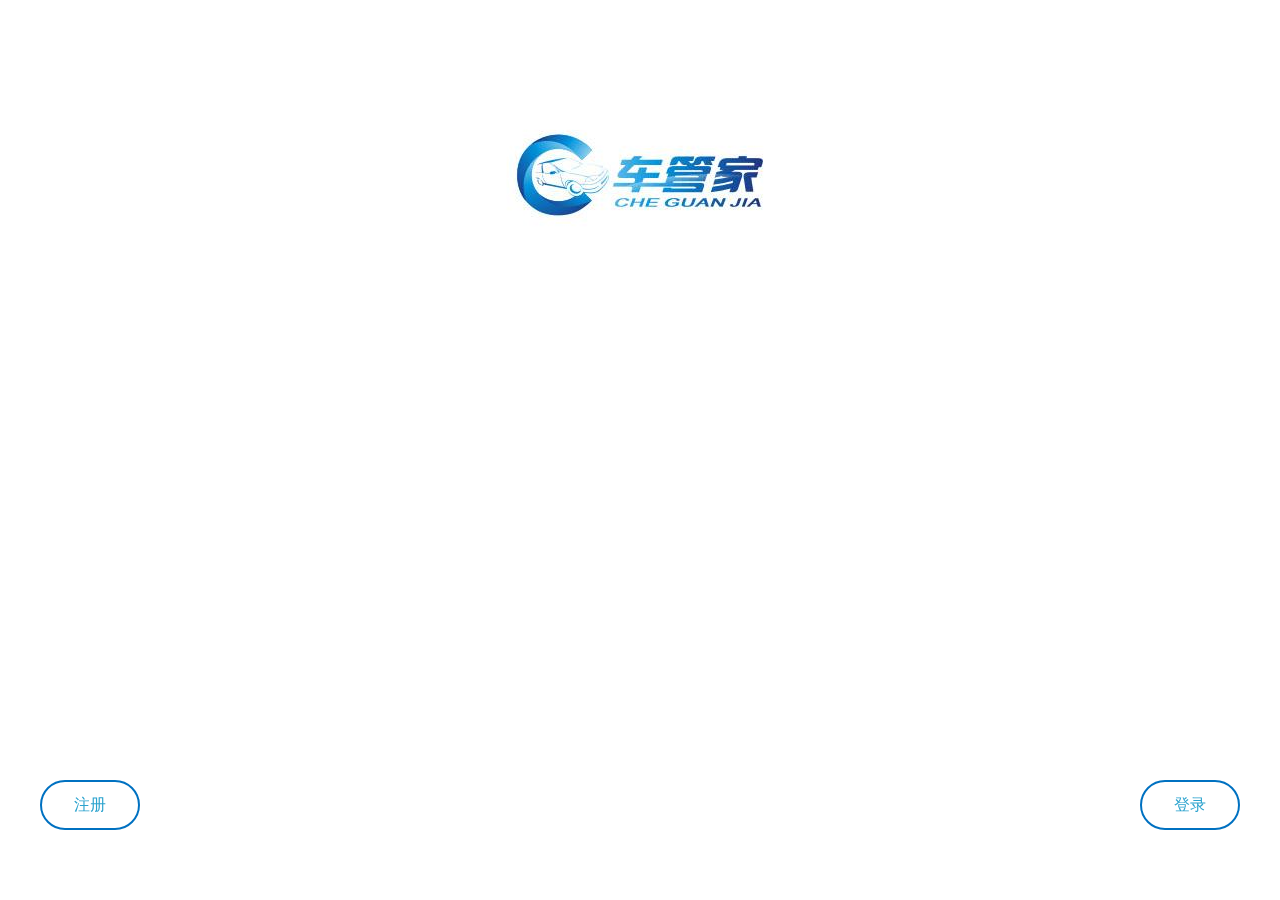
<file: 爱车管家/index.html>
<!DOCTYPE html>
<html>
<head>
    <meta charset="utf-8">
    <meta name="viewport" content="initial-scale=1.0, maximum-scale=1.0, user-scalable=no" />
    <link rel="stylesheet" type="text/css" href="css/index.css"/>
    <title>爱车管家</title>
    <script type="text/javascript">
    	
   		document.addEventListener('plusready', function(){
   			//console.log("所有plus api都应该在此事件发生后调用，否则会出现plus is undefined。"
   			
   		});
   		
    </script>
</head>
<body>
	<div class="header">
	</div>
	<div class="main">
	</div>
	<div class="footer">
		<a href="zhuce.html"><button class="but-l">注册</button></a>
		<a href="wangdian.html"><button class="but-r">登录</button></a>
	</div>
</body>
</html>
</file>
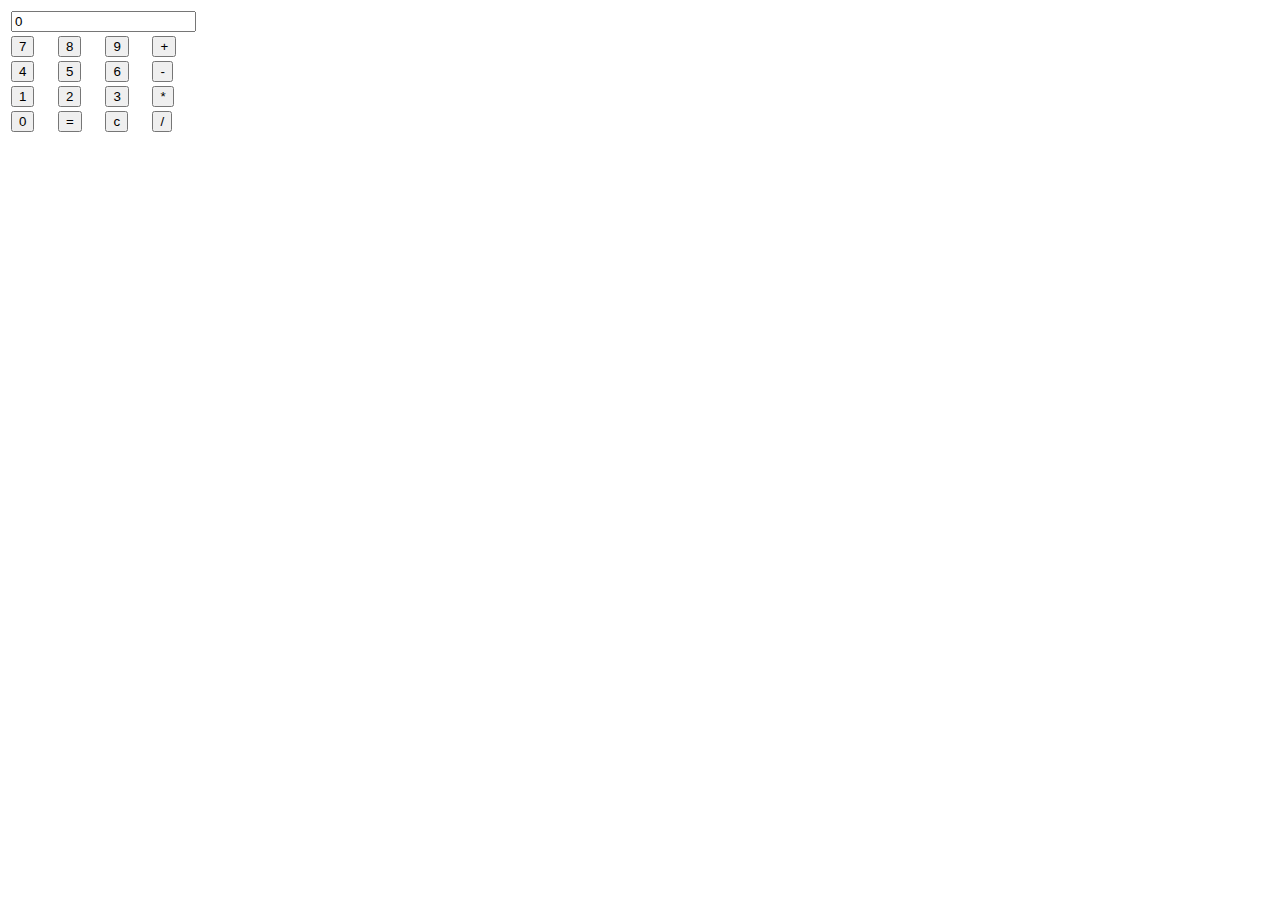
<file: jisuanqi/jqjisuanqi.html>
<!DOCTYPE html> 
<html> 
<head> 
<meta charset="utf8"/> 
<title>Javascript计算器</title> 
</head> 
<body> 
<table> 
<tr> 
<td colspan="4"><input id="show" value="0"/></td> 
</tr> 
<tr> 
<td><button onclick="number(this)" value="7">7</button></td> 
<td><button onclick="number(this)" value="8">8</button></td> 
<td><button onclick="number(this)" value="9">9</button></td> 
<td><button onclick="calsym(this)" value="+">+</button></td> 
</tr> 
<tr> 
<td><button onclick="number(this)" value="4">4</button></td> 
<td><button onclick="number(this)" value="5">5</button></td> 
<td><button onclick="number(this)" value="6">6</button></td> 
<td><button onclick="calsym(this)" value="-">-</button></td> 
</tr> 
<tr> 
<td><button onclick="number(this)" value="1">1</button></td> 
<td><button onclick="number(this)" value="2">2</button></td> 
<td><button onclick="number(this)" value="3">3</button></td> 
<td><button onclick="calsym(this)" value="*">*</button></td> 
</tr> 
<tr> 
<td><button onclick="number(this)" value="0">0</button></td> 
<td><button onclick="calsym(this)" value="=">=</button></td> 
<td><button onclick="clearCal()" value="c">c</button></td> 
<td><button onclick="calsym(this)" value="/">/</button></td> 
</tr> 
</table> 
</body> 
<script type="text/javascript" src="jquery-3.1.1.js"></script> 
<script type="text/javascript" src="jquery-3.1.1.js"></script> 
<script type="text/javascript" > 
var num0 = null; 
var num1 = null; 
var symble = null; 
var lastclick = null; 
var symarr = new Array(); //符号集合 
symarr[0] = '+'; 
symarr[1] = '/'; 
symarr[2] = '*'; 
symarr[3] = '-'; 
symarr[4] = '='; 
function number(n){ 
var numnow = $('#show'); 
var _exist=$.inArray(lastclick,symarr); //判断上次点击是否为符号 
if (numnow.val() == 0 || _exist != -1) {//若显示框为0 或者上次点击为符号，则重新记录显示框 
numnow.val($(n).val()); 
}else{ 
numnow.val(parseInt(numnow.val()) * 10 +parseInt($(n).val())); 
} 
lastclick = $(n).val(); // 更新上次点击 
} 

function calsym(cs){ //符号点击事件响应 
var numnow = $('#show'); 
var _exist=$.inArray(lastclick,symarr); 
if (num0 == null && symble == null) { //初始状态 
num0 = numnow.val(); 
symble = $(cs).val(); 
}else if(num0 != null && num1 == null && _exist !=-1){ // 连续点操作符的处理，及第一次点击操作符处理 
symble = $(cs).val(); 
}else{ //正常计算状态 
num1 = numnow.val(); 
var result = calculate(symble,num0,num1); 
symble = $(cs).val(); //上行及本行：先计算之前的运算符及结果，再更新运算符为本次点击 
num0 = result; 
numnow.val(result); 
num1 = null; 
} 
lastclick = $(cs).val(); // 更新上次点击 
} 

function clearCal(){ //清空函数 
$('#show').val('0'); 
num0 = null; 
num1 = null; 
symble = null; 
lastclick = null; 
} 

function calculate(sym,m,n){ //计算并返回结果 
var res = null; 
m = parseInt(m); 
n = parseInt(n); 
switch(sym){ 
case '+': 
res = m+n; 
break; 
case '-': 
res = m-n; 
break; 
case '*': 
res = m*n; 
break; 
case '/': 
if (n == 0) { 
alert("false"); 
break; 
} 
res = m/n; 
break; 
default: 
break; 
} 
return res; 
} 
</script> 
</html>
</file>
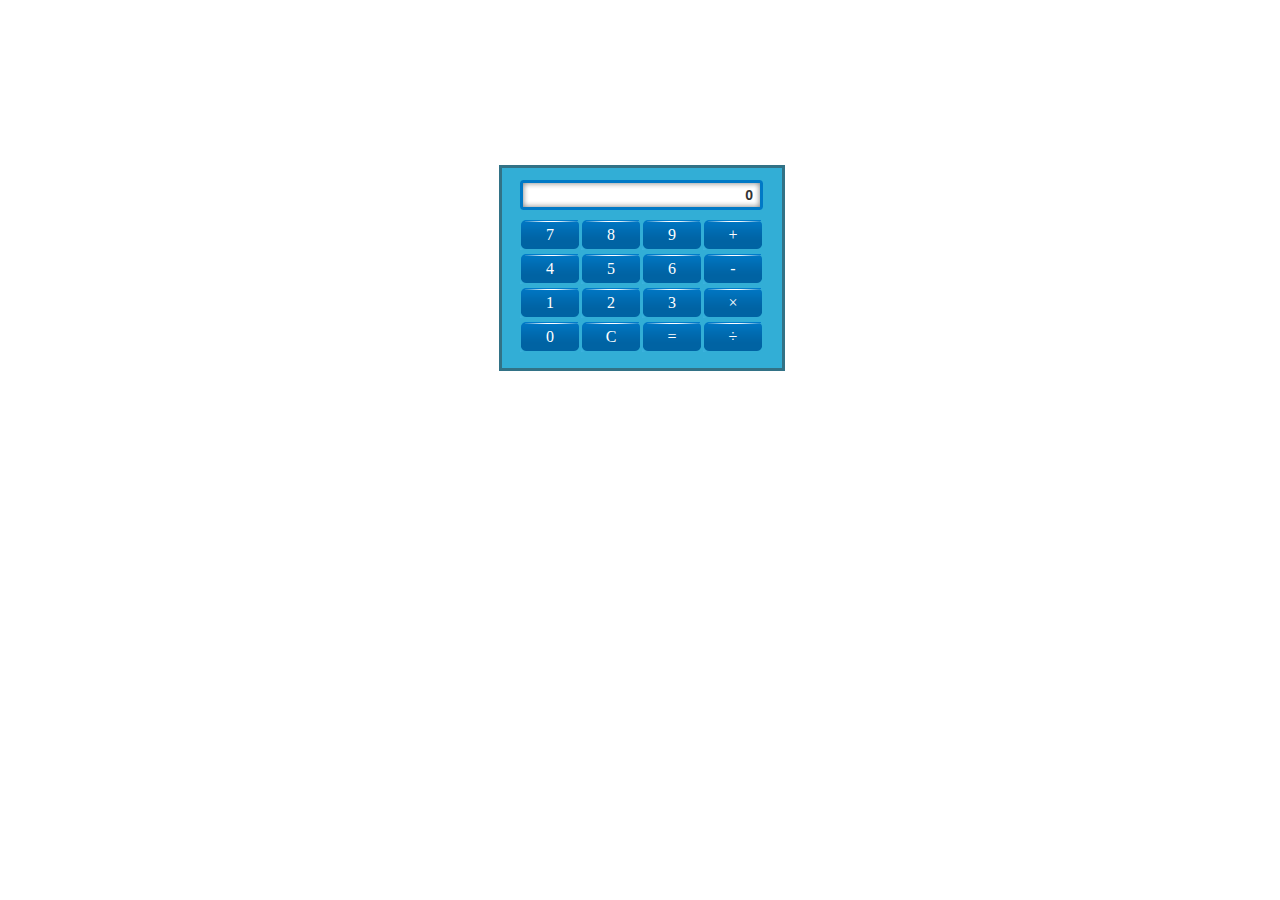
<file: jisuanqi/jsjisuanqi.html>
<!DOCTYPE html PUBLIC "-//W3C//Dli XHTML 1.0 Transitional//EN" "http://www.w3.org/TR/xhtml1/Dli/xhtml1-transitional.dli">
<html xmlns="http://www.w3.org/1999/xhtml">
<head>
<meta http-equiv="Content-Type" content="text/html; charset=utf-8" />
<title>jquery仿windows计算器 </title>
<link rel="stylesheet" type="text/css" href="images/style.css" />
<script type="text/javascript" src="images/script.js"></script>
</head>

<body>

<div id="counter">
	<h2></h2>
	<div id="counter_content">
		<h3><input id="input1" type="text" value="0" /></h3>
		<ul>
			<li>7</li>
			<li>8</li>
			<li>9</li>
			<li>+</li>
			<li>4</li>
			<li>5</li>
			<li>6</li>
			<li>-</li>
			<li>1</li>
			<li>2</li>
			<li>3</li>
			<li>×</li>
			<li>0</li>
			<li>C</li>
			<li>=</li>
			<li>÷</li>
		</ul>
	</div>
	<div id="bg"></div>

</div>
</body>
</html>
</file>
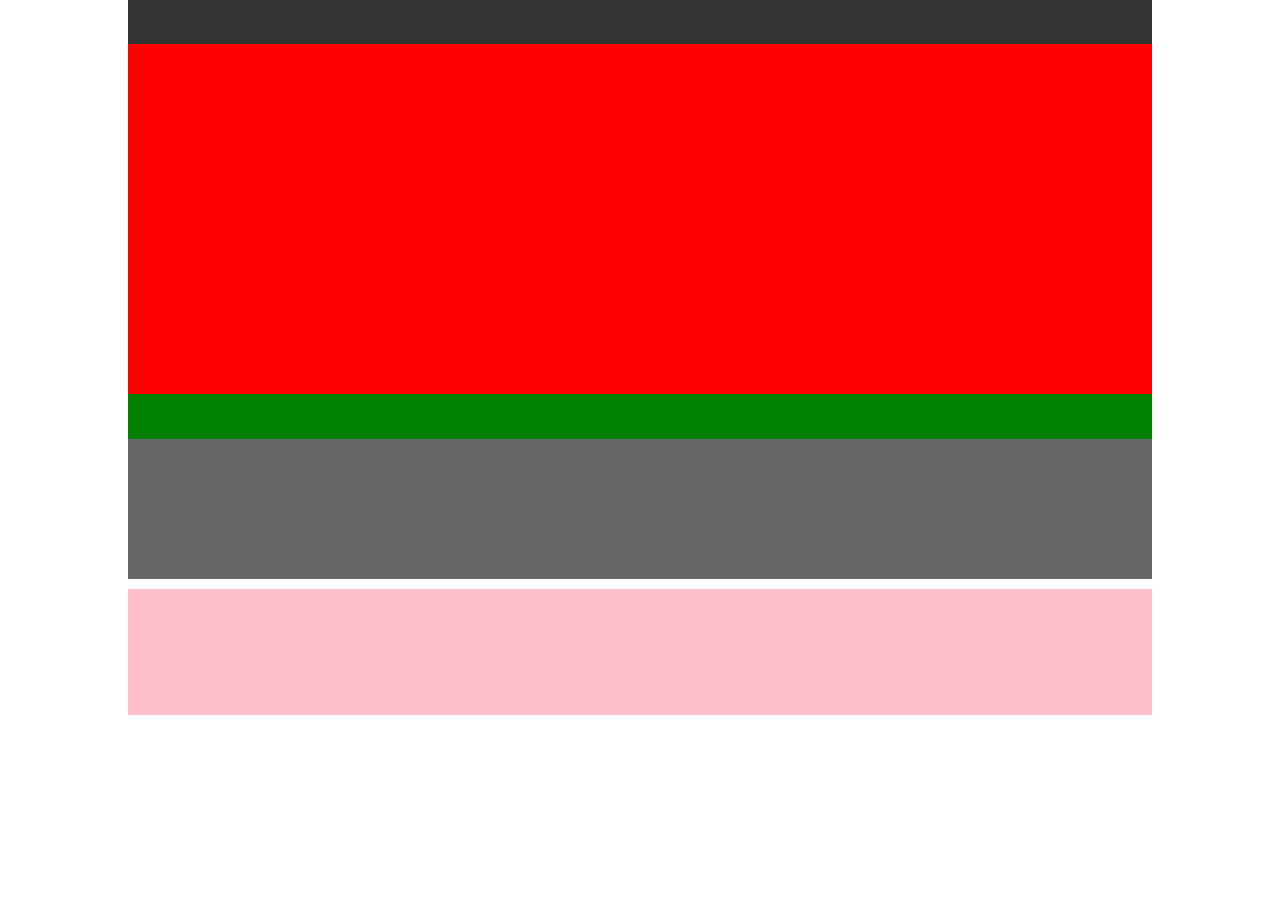
<file: shangcheng/shouye1.html>
<!DOCTYPE html>
<html>
	<head>
		<meta charset="utf-8" />
		<link rel="stylesheet" type="text/css" href="css/shouye.css"/>
		<title>商城首页</title>
	</head>
	<body>
		<div class="top">
			
		</div>
		<div class="lun">
			
		</div>
		<div class="dian">
			
		</div>
		<div class="tu">
			
		</div>
		<div class="logo">
			
		</div>
	</body>
</html>
</file>
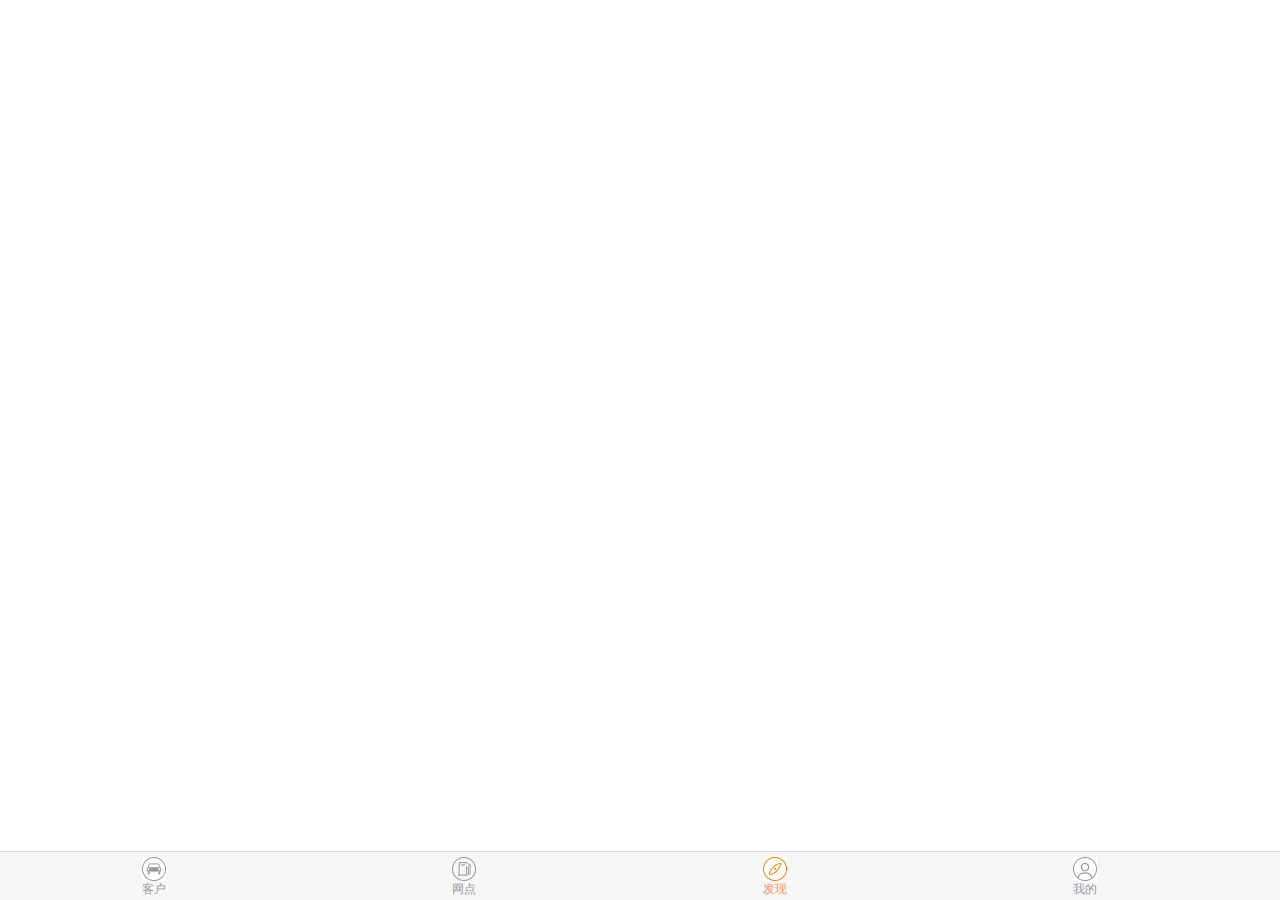
<file: 爱车管家/faxian.html>
<!DOCTYPE html>
<html>
<head>
    <meta charset="utf-8">
    <meta name="viewport" content="initial-scale=1.0, maximum-scale=1.0, user-scalable=no" />
    <link rel="stylesheet" type="text/css" href="./css/faxian.css"/>
    <title>发现</title>
    <script type="text/javascript">
    	
   		document.addEventListener('plusready', function(){
   			//console.log("所有plus api都应该在此事件发生后调用，否则会出现plus is undefined。"
   			
   		});
   		
    </script>
</head>
<body>
	<div class="header">
		
	</div>
	<div class="main">
	</div>
	<div class="footer">
			<a href="kehu.html" class="a1">客户</a>
			<a href="wangdian.html" class="a2">网点</a>
			<a href="" class="a3">发现</a>
			<a href="wode.html" class="a4">我的</a>
		</div>
</body>
</html>
</file>
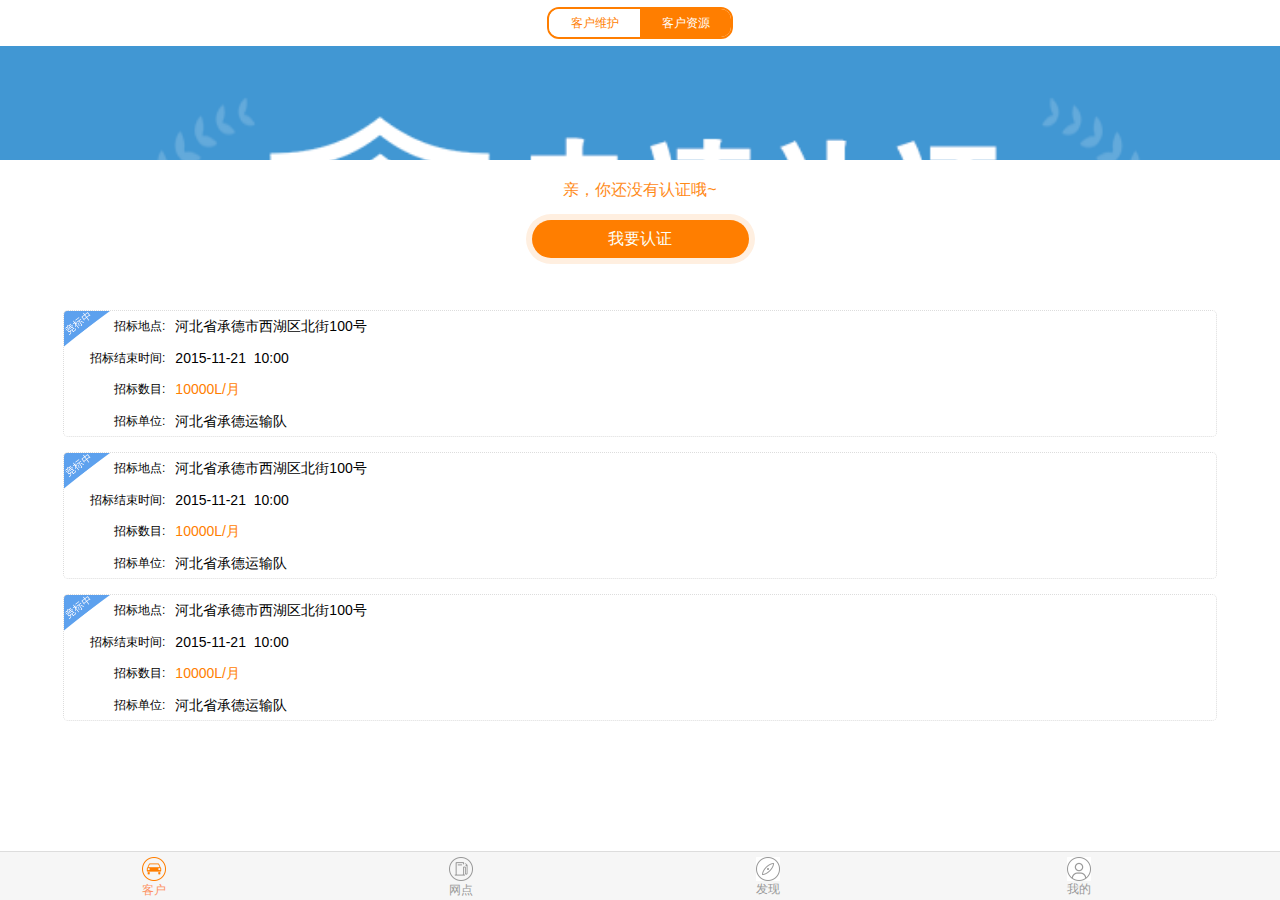
<file: 爱车管家/kehu.html>
<!DOCTYPE html>
<html>
<head>
    <meta charset="utf-8">
    <meta name="viewport" content="initial-scale=1.0, maximum-scale=1.0, user-scalable=no" />
    <link rel="stylesheet" type="text/css" href="css/kehu.css"/>
    <title>客户</title>
    <script type="text/javascript">
    	
   		document.addEventListener('plusready', function(){
   			//console.log("所有plus api都应该在此事件发生后调用，否则会出现plus is undefined。"
   			
   		});
   		
    </script>
</head>
<body>
	<div class="header">
		<div class="header-1">
			<a href="" class="a1">客户维护</a>
			<a href="" class="a2">客户资源</a>
		</div>
	</div>
	<div class="main">
		<div class="main-1">
			
		</div>
		<div class="main-2">
			<a href="">亲，你还没有认证哦~</a>
		</div>
		<div class="main-3">
			<a href="index.html">我要认证</a>
		</div>
		<div class="main-4">
			<div class="main-4-1">
				<div class="main-4-1-1">
				<h2>招标地点:</h2>
				<a href="">河北省承德市西湖区北街100号</a>
				</div>
				<div class="main-4-1-2">
				<h2>招标结束时间:</h2>
				<a href="">2015-11-21&nbsp;&nbsp;10:00</a>
				</div>
				<div class="main-4-1-3">
				<h2>招标数目:</h2>
				<a href="">10000L/月</a>
				</div>
				<div class="main-4-1-1">
				<h2>招标单位:</h2>
				<a href="">河北省承德运输队</a>
				</div>
			</div>
		</div>
		<div class="main-4">
			<div class="main-4-1">
				<div class="main-4-1-1">
				<h2>招标地点:</h2>
				<a href="">河北省承德市西湖区北街100号</a>
				</div>
				<div class="main-4-1-2">
				<h2>招标结束时间:</h2>
				<a href="">2015-11-21&nbsp;&nbsp;10:00</a>
				</div>
				<div class="main-4-1-3">
				<h2>招标数目:</h2>
				<a href="">10000L/月</a>
				</div>
				<div class="main-4-1-1">
				<h2>招标单位:</h2>
				<a href="">河北省承德运输队</a>
				</div>
			</div>
		</div>
		<div class="main-5">
			<div class="main-4-1">
				<div class="main-4-1-1">
				<h2>招标地点:</h2>
				<a href="">河北省承德市西湖区北街100号</a>
				</div>
				<div class="main-4-1-2">
				<h2>招标结束时间:</h2>
				<a href="">2015-11-21&nbsp;&nbsp;10:00</a>
				</div>
				<div class="main-4-1-3">
				<h2>招标数目:</h2>
				<a href="">10000L/月</a>
				</div>
				<div class="main-4-1-1">
				<h2>招标单位:</h2>
				<a href="">河北省承德运输队</a>
				</div>
			</div>
			
		</div>
	</div>
	<div class="footer">
		<div class="footer">
			<a href="" class="a1">客户</a>
			<a href="wangdian.html" class="a2">网点</a>
			<a href="faxian.html" class="a3">发现</a>
			<a href="wode.html" class="a4">我的</a>
		</div>
	</div>
</body>
</html>
</file>
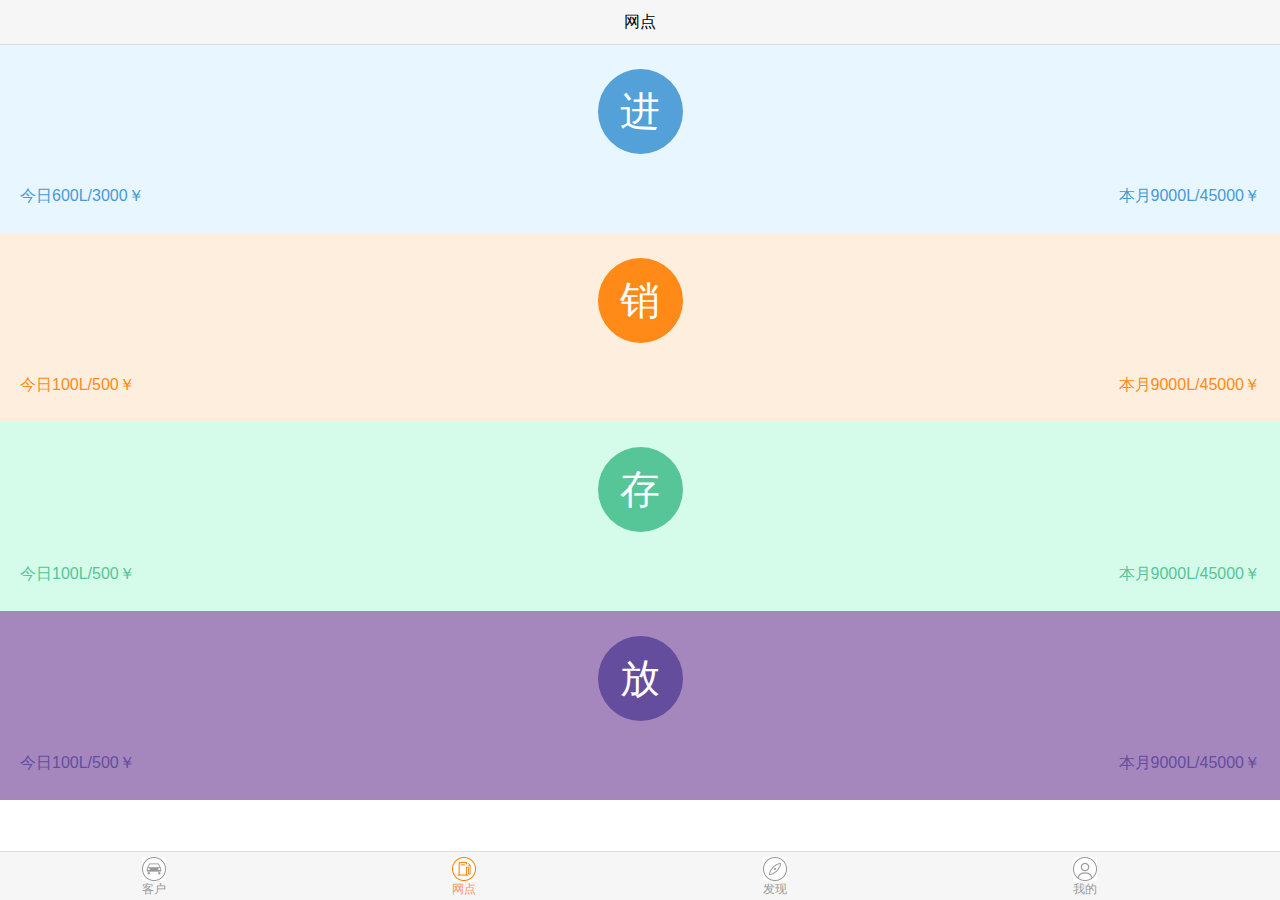
<file: 爱车管家/wangdian.html>
<!DOCTYPE html>
<html>
<head>
    <meta charset="utf-8">
    <meta name="viewport" content="initial-scale=1.0, maximum-scale=1.0, user-scalable=no" />
    <link rel="stylesheet" type="text/css" href="css/wangdian.css"/>
    <title>网点</title>
    <script type="text/javascript">
    	
   		document.addEventListener('plusready', function(){
   			//console.log("所有plus api都应该在此事件发生后调用，否则会出现plus is undefined。"
   			
   		});
   		
    </script>
</head>
	<body>
		<div class="header">
			<a href="">网点</a>
		</div>
		<div class="main">
			
		
		<div class="jin">
			<div class="jin-1">
				<a href="">进</a>
			</div>
			<div class="jin-2">
				<span class="sp1">今日600L/3000￥</span>
				<span class="sp2">本月9000L/45000￥</span>
			</div>
		</div>
		
		<div class="xiao">
			<div class="xiao-1">
				<a href="">销</a>
			</div>
			<div class="xiao-2">
				<span class="sp3">今日100L/500￥</span>
				<span class="sp4">本月9000L/45000￥</span>
			</div>
		</div>
			<div class="cun">
			<div class="cun-1">
				<a href="">存</a>
			</div>
			<div class="cun-2">
				<span class="sp5">今日100L/500￥</span>
				<span class="sp6">本月9000L/45000￥</span>
			</div>
		</div>
			<div class="fang">
			<div class="fang-1">
				<a href="">放</a>
			</div>
			<div class="fang-2">
				<span class="sp7">今日100L/500￥</span>
				<span class="sp8">本月9000L/45000￥</span>
			</div>
		</div>
		</div>
		<div class="footer">
			<a href="kehu.html" class="a1">客户</a>
			<a href="" class="a2">网点</a>
			<a href="faxian.html" class="a3">发现</a>
			<a href="wode.html" class="a4">我的</a>
		</div>
	</body>
</html>
</file>
<file: jisuanqi/images/style.css>
* { padding: 0; margin: 0; }
li { list-style: none; }
body { background:#FFFFFF; }

#counter {width: 500px; height: 420px; margin: 50px auto 0; position: relative; }
#counter h2 { line-height: 42px; padding-left: 15px; font-size: 14px; font-family: arial; color:#FFF; }
#counter a {font-weight: normal; text-decoration: none; color:#FFF; }
#counter a:hover {text-decoration: underline; }
#bg { width: 280px; height: 200px; border: 3px solid #004f69; background: #009acd; filter: alpha(opacity=80); opacity: 0.8; position: absolute; left: 50%; top: 115px; margin-left:-141px;}
#counter_content { width: 250px; position: absolute; top: 130px; left: 130px; z-index: 1; }
#counter_content h3 { margin-bottom: 10px; }
#counter_content h3 input { border: none; width: 223px; height: 30px; line-height: 30px; padding: 0 10px; background: url(ico.png) no-repeat; text-align: right; color: #333; font-size: 14px; font-weight: bold; }
#counter_content ul { width: 250px; }
#counter_content li { width: 60px; height: 30px; line-height: 30px; float: left; background: url(ico.png) no-repeat -303px 0; text-align: center; color: #fff; cursor: pointer; margin: 0 1px 4px 0; }
#counter_content .active { background: url(ico.png) no-repeat -244px 0; }
#counter p { width: 500px; position: absolute; bottom: 20px; left: 0; color: #FFF; text-align: center; font-size: 12px; }
</file>
<file: 爱车管家/css/index.css>
@import "reset.css";
@charset "utf-8";
.full {
  width: 100%;
  height: 100%;
  overflow: hidden;
}
html,
body,
.header {
  width: 100%;
  height: 5rem;
  background: none;
}
.main {
  width: 100%;
  height: 250px;
  background: none;
  background: url(../img/1-1.jpg) no-repeat center;
}
.footer {
  width: 100%;
  height: 12rem;
  background: none;
  position: fixed;
  bottom: 0;
}
.but-l {
  width: 100px;
  height: 50px;
  background: #ffffff;
  border: 2px solid #0071c1;
  border-radius: 25px;
  float: left;
  margin-left: 40px;
  color: #2ca3ce;
  font-size: 16px;
  outline: none;
}
.but-r {
  width: 100px;
  height: 50px;
  background: #ffffff;
  border: 2px solid #0071c1;
  float: right;
  border-radius: 25px;
  margin-right: 40px;
  color: #2ca3ce;
  font-size: 16px;
  outline: none;
}
</file>
<file: shangcheng/css/shouye.css>
@import "reset.css";
.top {
  width: 1024px;
  height: 44px;
  background: #323333;
  margin: 0 auto;
}
.lun {
  width: 1024px;
  height: 350px;
  background: #ff0000;
  margin: 0 auto;
}
.dian {
  width: 1024px;
  height: 45px;
  background: #008000;
  margin: 0 auto;
}
.tu {
  width: 1024px;
  height: 140px;
  background: #666666;
  margin: 0 auto;
}
.logo {
  width: 1024px;
  height: 126px;
  background: #ffc0cb;
  margin: 0 auto;
  margin-top: 10px;
}
</file>
<file: 爱车管家/css/faxian.css>
@import "reset.css";
@charset "utf-8";
.full {
  width: 100%;
  height: 100%;
  overflow: hidden;
}
.footer {
  width: 100%;
  height: 4.85rem;
  background: #f6f6f6;
  border-top: 1px solid #DDDDDD;
  position: fixed;
  bottom: 0;
  left: 0;
  right: 0;
}
.footer .a1 {
  background: url(../img/wang-4.jpg) no-repeat center 5px;
  background-size: 24px auto;
  width: 24%;
  height: 4.85rem;
  background: null;
  display: inline-block;
  text-align: center;
  padding-top: 28px;
  color: #999999;
}
.footer .a2 {
  background: url(../img/kehu-1.png) no-repeat center 5px;
  background-size: 24px auto;
  width: 24%;
  height: 4.85rem;
  background: null;
  display: inline-block;
  text-align: center;
  padding-top: 28px;
  color: #999999;
}
.footer .a3 {
  background: url(../img/faxian-1.jpg) no-repeat center 5px;
  background-size: 24px auto;
  width: 24%;
  height: 4.85rem;
  background: null;
  display: inline-block;
  text-align: center;
  padding-top: 28px;
  color: #fd9263;
}
.footer .a4 {
  background: url(../img/wang-2.jpg) no-repeat center 5px;
  background-size: 24px auto;
  width: 24%;
  height: 4.85rem;
  background: null;
  display: inline-block;
  text-align: center;
  padding-top: 28px;
  color: #999999;
}
</file>
<file: 爱车管家/css/kehu.css>
@import "reset.css";
@charset "utf-8";
.full {
  width: 100%;
  height: 100%;
  overflow: hidden;
}
html {
  overflow: hidden;
}
body {
  overflow-y: auto;
}
body::-webkit-scrollbar {
  width: 0;
}
.header {
  width: 100%;
  height: auto;
  background: #ffffff;
  padding-top: 7px;
  padding-bottom: 7px;
  position: fixed;
  left: 0;
  right: 0;
  top: 0;
}
.header-1 {
  width: 182px;
  height: 28px;
  background: #ffffff;
  border-radius: 12px;
  border: 2px solid #ff7e00;
  margin: 0 auto;
}
.a1 {
  width: 50%;
  height: 28px;
  background: #ffffff;
  text-align: center;
  display: inline-block;
  float: left;
  line-height: 28px;
  color: #ff7e00;
  border-radius: 10px 0px 0px 10px;
}
.a2 {
  width: 50%;
  height: 28px;
  background: #ff7e00;
  text-align: center;
  display: inline-block;
  float: left;
  line-height: 28px;
  color: #FFFFFF;
  border-radius: 0px 10px 10px 0;
}
.main {
  width: 100%;
  height: auto;
  background: #ffffff;
  padding-top: 28px;
}
.main-1 {
  width: 100%;
  height: 132px;
  background: #ffffff;
  background: url(../img/kehu-3.png) no-repeat;
  background-size: 100%;
}
.main-2 {
  width: 100%;
  height: 60px;
  background: #ffffff;
  text-align: center;
  line-height: 60px;
  font-size: 16px;
}
.main-2 a {
  color: #FF8A18;
}
.main-3 {
  width: 100%;
  height: 90px;
  background: #ffffff;
  margin: 0 auto;
  text-align: center;
  line-height: 37.5px;
}
.main-3 a {
  width: 217px;
  height: 37.5px;
  background: #ff7e00;
  display: inline-block;
  color: #fdfef8;
  border-radius: 25px;
  font-size: 16px;
  box-shadow: 0px 0px 0px 6px #ffefe0 ;
}
.main-4 {
  width: 100%;
  height: auto;
  background: #ffffff;
  margin-bottom: 15px;
}
.main-4-1 {
  width: 90%;
  height: 125px;
  background: #ffffff;
  border: 1px dotted #DDDDDD;
  margin: 0 auto;
  border-radius: 5px;
  background: url(../img/kehu-4_03.png) no-repeat 0 0;
  background-size: 47px,36.5px ;
}
.main-4-1-1 {
  width: 100%;
  height: 31.5px;
  background: none;
}
.main-4-1-1 h2 {
  float: left;
  padding-left: 50px;
  font-size: 12px;
  line-height: 31.5px;
}
.main-4-1-1 a {
  width: 60%;
  float: left;
  font-size: 14px;
  line-height: 31.5px;
  margin-left: 10px;
  color: #000000;
  overflow: hidden;
  text-overflow: ellipsis;
  white-space: nowrap;
}
.main-4-1-2 {
  width: 100%;
  height: 31.5px;
  background: none;
}
.main-4-1-2 h2 {
  float: left;
  padding-left: 26px;
  font-size: 12px;
  line-height: 31.5px;
}
.main-4-1-2 a {
  float: left;
  font-size: 14px;
  line-height: 31.5px;
  margin-left: 10px;
  color: #000000;
}
.main-4-1-3 {
  width: 100%;
  height: 31.5px;
  background: none;
}
.main-4-1-3 h2 {
  float: left;
  padding-left: 50px;
  font-size: 12px;
  line-height: 31.5px;
}
.main-4-1-3 a {
  float: left;
  font-size: 14px;
  line-height: 31.5px;
  margin-left: 10px;
  color: #FF7E00;
}
.main-5 {
  width: 100%;
  height: auto;
  background: #ffffff;
  margin-bottom: 55px;
}
.footer {
  width: 100%;
  height: 4.85rem;
  background: #f6f6f6;
  border-top: 1px solid #DDDDDD;
  position: fixed;
  bottom: 0;
  left: 0;
  right: 0;
}
.footer .a1 {
  background: url(../img/kehu-2.png) no-repeat center 5px;
  background-size: 24px auto;
  width: 24%;
  height: 4.85rem;
  background: null;
  display: inline-block;
  text-align: center;
  padding-top: 24px;
  color: #fd9263;
}
.footer .a2 {
  background: url(../img/kehu-1.png) no-repeat center 5px;
  background-size: 24px auto;
  width: 24%;
  height: 4.85rem;
  background: null;
  display: inline-block;
  text-align: center;
  padding-top: 24px;
  color: #999999;
}
.footer .a3 {
  background: url(../img/wang-1.jpg) no-repeat center 5px;
  background-size: 24px auto;
  width: 24%;
  height: 4.85rem;
  background: null;
  display: inline-block;
  text-align: center;
  padding-top: 28px;
  color: #999999;
}
.footer .a4 {
  background: url(../img/wang-2.jpg) no-repeat center 5px;
  background-size: 24px auto;
  width: 24%;
  height: 4.85rem;
  background: null;
  display: inline-block;
  text-align: center;
  padding-top: 28px;
  color: #999999;
}
</file>
<file: 爱车管家/css/wangdian.css>
@import "reset.css";
@charset "utf-8";
.full {
  width: 100%;
  height: 100%;
  overflow: hidden;
}
html {
  overflow: hidden;
}
body {
  overflow-y: auto;
}
body::-webkit-scrollbar {
  width: 0;
}
.header {
  width: 100%;
  height: auto;
  background: #f6f6f6;
  text-align: center;
  border-bottom: 1px solid #dddddd;
  position: fixed;
  left: 0;
  right: 0;
  top: 0;
}
.header a {
  font-size: 16px;
  line-height: 4.4rem;
  color: #000000;
}
.main {
  margin-bottom: 4.85rem ;
  padding-top: 4.4rem;
}
.jin {
  width: 100%;
  height: auto;
  background: #e8f6ff;
  padding-top: 25px;
  padding-bottom: 25px;
}
.jin-1 {
  width: 85px;
  height: 85px;
  background: #53a1d8;
  border-radius: 50%;
  margin: 0 auto;
  text-align: center;
}
.jin-1 a {
  line-height: 85px;
  color: #FFFFFF;
  font-size: 40px;
}
.jin-2 {
  width: 100%;
  height: 15px;
  background: none;
}
.sp1 {
  float: left;
  color: #469ad4;
  font-size: 16px;
  margin-left: 20px;
  margin-top: 30px;
}
.sp2 {
  float: right;
  color: #469ad4;
  font-size: 16px;
  margin-right: 20px;
  margin-top: 30px;
}
.xiao {
  width: 100%;
  height: auto;
  background: #feeede;
  padding-top: 25px;
  padding-bottom: 25px;
}
.xiao-1 {
  width: 85px;
  height: 85px;
  background: #ff8a18;
  border-radius: 50%;
  margin: 0 auto;
  text-align: center;
}
.xiao-1 a {
  line-height: 85px;
  color: #FFFFFF;
  font-size: 40px;
}
.xiao-2 {
  width: 100%;
  height: 15px;
  background: none;
}
.sp3 {
  float: left;
  color: #ff8a18;
  font-size: 16px;
  margin-left: 20px;
  margin-top: 30px;
}
.sp4 {
  float: right;
  color: #ff8a18;
  font-size: 16px;
  margin-right: 20px;
  margin-top: 30px;
}
.cun {
  width: 100%;
  height: auto;
  background: #d5fbeb;
  padding-top: 25px;
  padding-bottom: 25px;
}
.cun-1 {
  width: 85px;
  height: 85px;
  background: #56c597;
  border-radius: 50%;
  margin: 0 auto;
  text-align: center;
}
.cun-1 a {
  line-height: 85px;
  color: #FFFFFF;
  font-size: 40px;
}
.cun-2 {
  width: 100%;
  height: 15px;
  background: none;
}
.sp5 {
  float: left;
  color: #56c597;
  font-size: 16px;
  margin-left: 20px;
  margin-top: 30px;
}
.sp6 {
  float: right;
  color: #56c597;
  font-size: 16px;
  margin-right: 20px;
  margin-top: 30px;
}
.fang {
  width: 100%;
  height: auto;
  background: #a587bd;
  padding-top: 25px;
  padding-bottom: 25px;
}
.fang-1 {
  width: 85px;
  height: 85px;
  background: #644d9d;
  border-radius: 50%;
  margin: 0 auto;
  text-align: center;
}
.fang-1 a {
  line-height: 85px;
  color: #FFFFFF;
  font-size: 40px;
}
.fang-2 {
  width: 100%;
  height: 15px;
  background: none;
}
.sp7 {
  float: left;
  color: #644d9d;
  font-size: 16px;
  margin-left: 20px;
  margin-top: 30px;
}
.sp8 {
  float: right;
  color: #644d9d;
  font-size: 16px;
  margin-right: 20px;
  margin-top: 30px;
}
.footer {
  width: 100%;
  height: 4.85rem;
  background: #f6f6f6;
  border-top: 1px solid #DDDDDD;
  position: fixed;
  bottom: 0;
  left: 0;
  right: 0;
}
.footer .a1 {
  background: url(../img/wang-4.jpg) no-repeat center 5px;
  background-size: 24px auto;
  width: 24%;
  height: 4.85rem;
  background: null;
  display: inline-block;
  text-align: center;
  padding-top: 28px;
  color: #999999;
}
.footer .a2 {
  background: url(../img/wang-3.jpg) no-repeat center 5px;
  background-size: 24px auto;
  width: 24%;
  height: 4.85rem;
  background: null;
  display: inline-block;
  text-align: center;
  padding-top: 28px;
  color: #fd9263;
}
.footer .a3 {
  background: url(../img/wang-1.jpg) no-repeat center 5px;
  background-size: 24px auto;
  width: 24%;
  height: 4.85rem;
  background: null;
  display: inline-block;
  text-align: center;
  padding-top: 28px;
  color: #999999;
}
.footer .a4 {
  background: url(../img/wang-2.jpg) no-repeat center 5px;
  background-size: 24px auto;
  width: 24%;
  height: 4.85rem;
  background: null;
  display: inline-block;
  text-align: center;
  padding-top: 28px;
  color: #999999;
}
</file>
